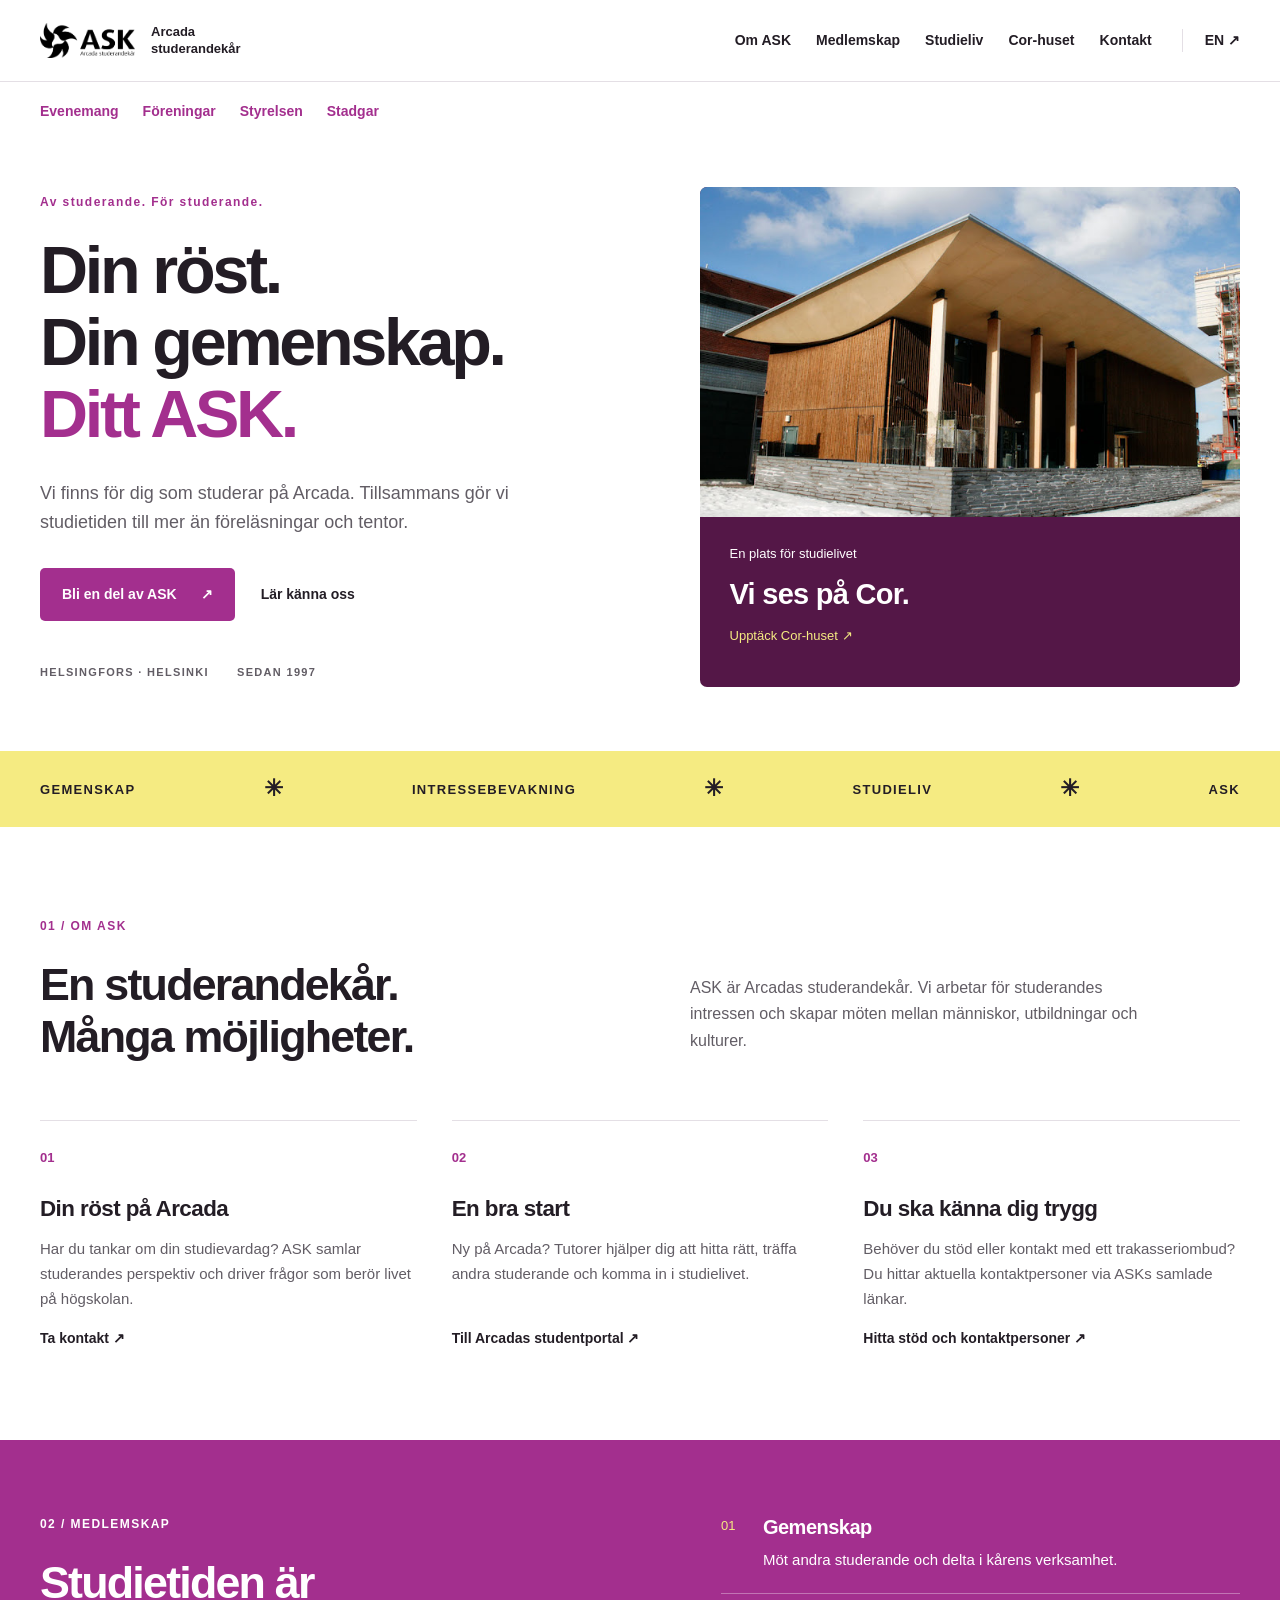
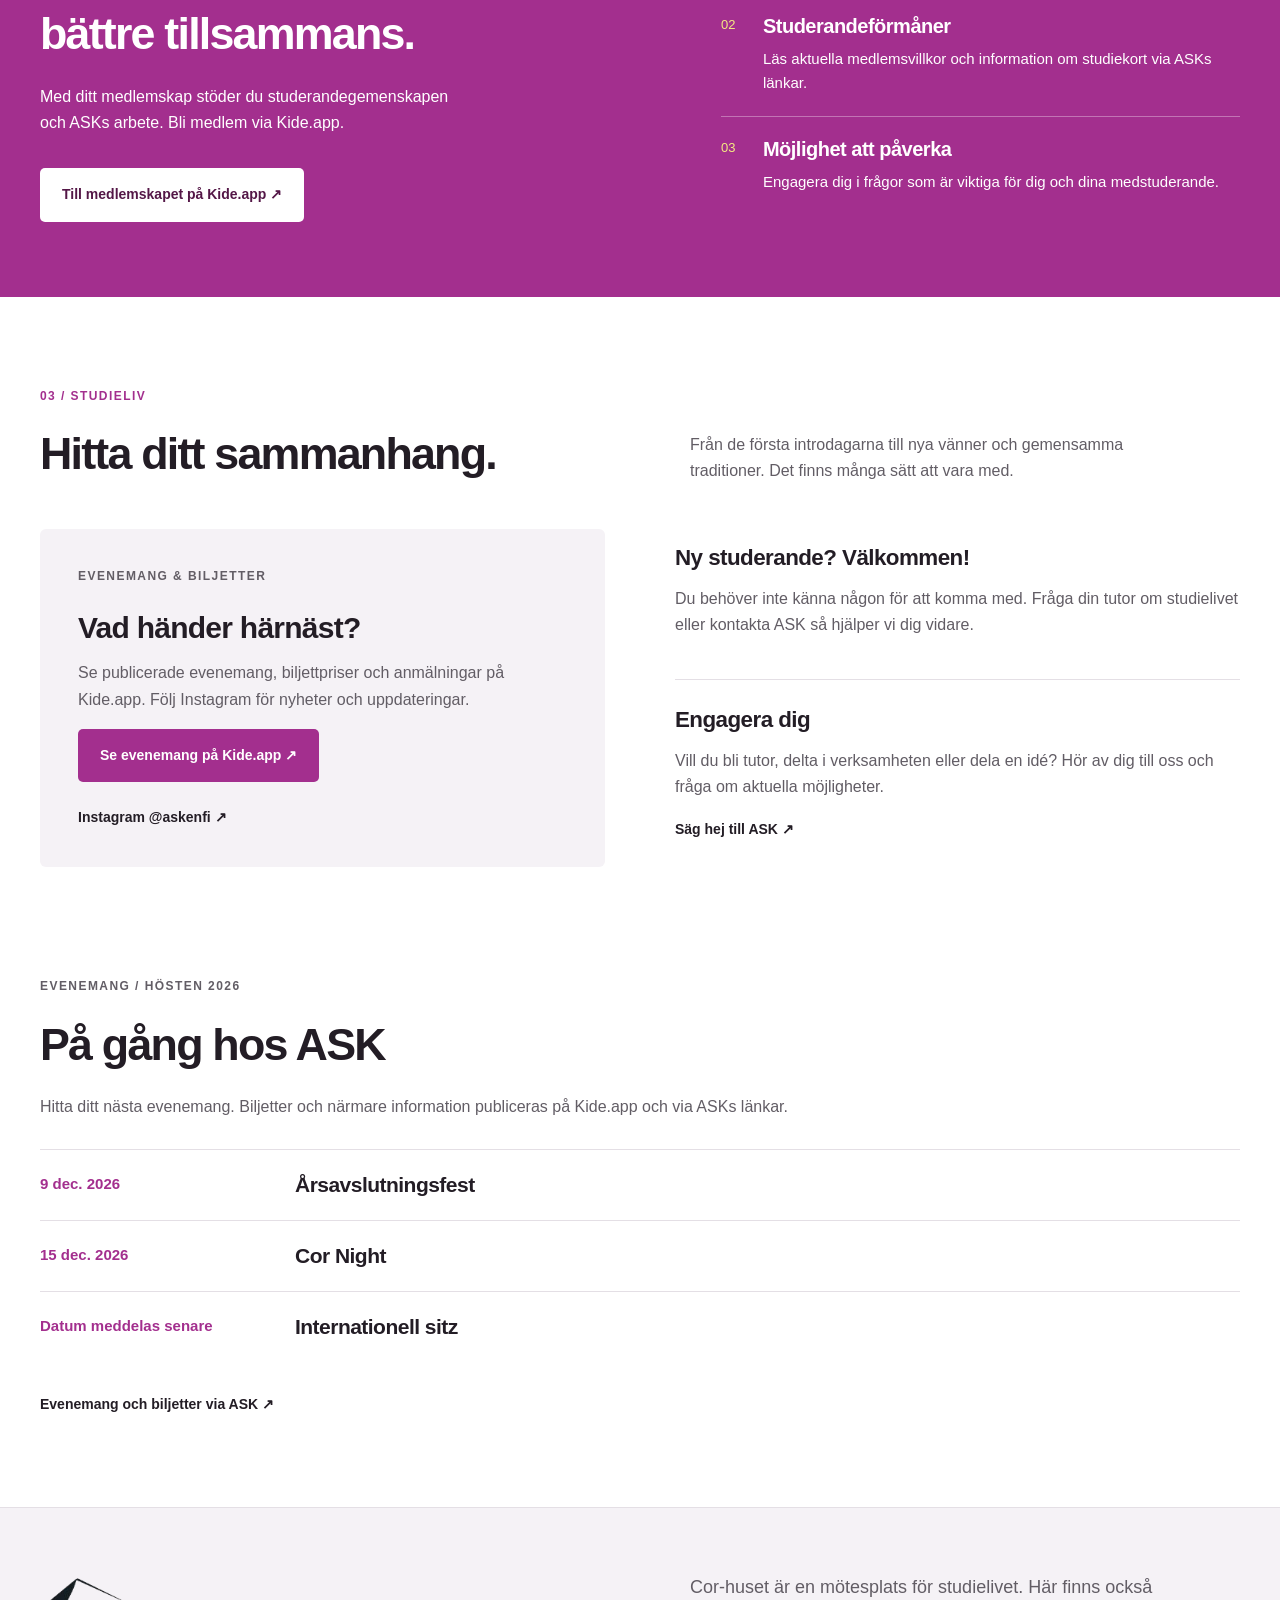
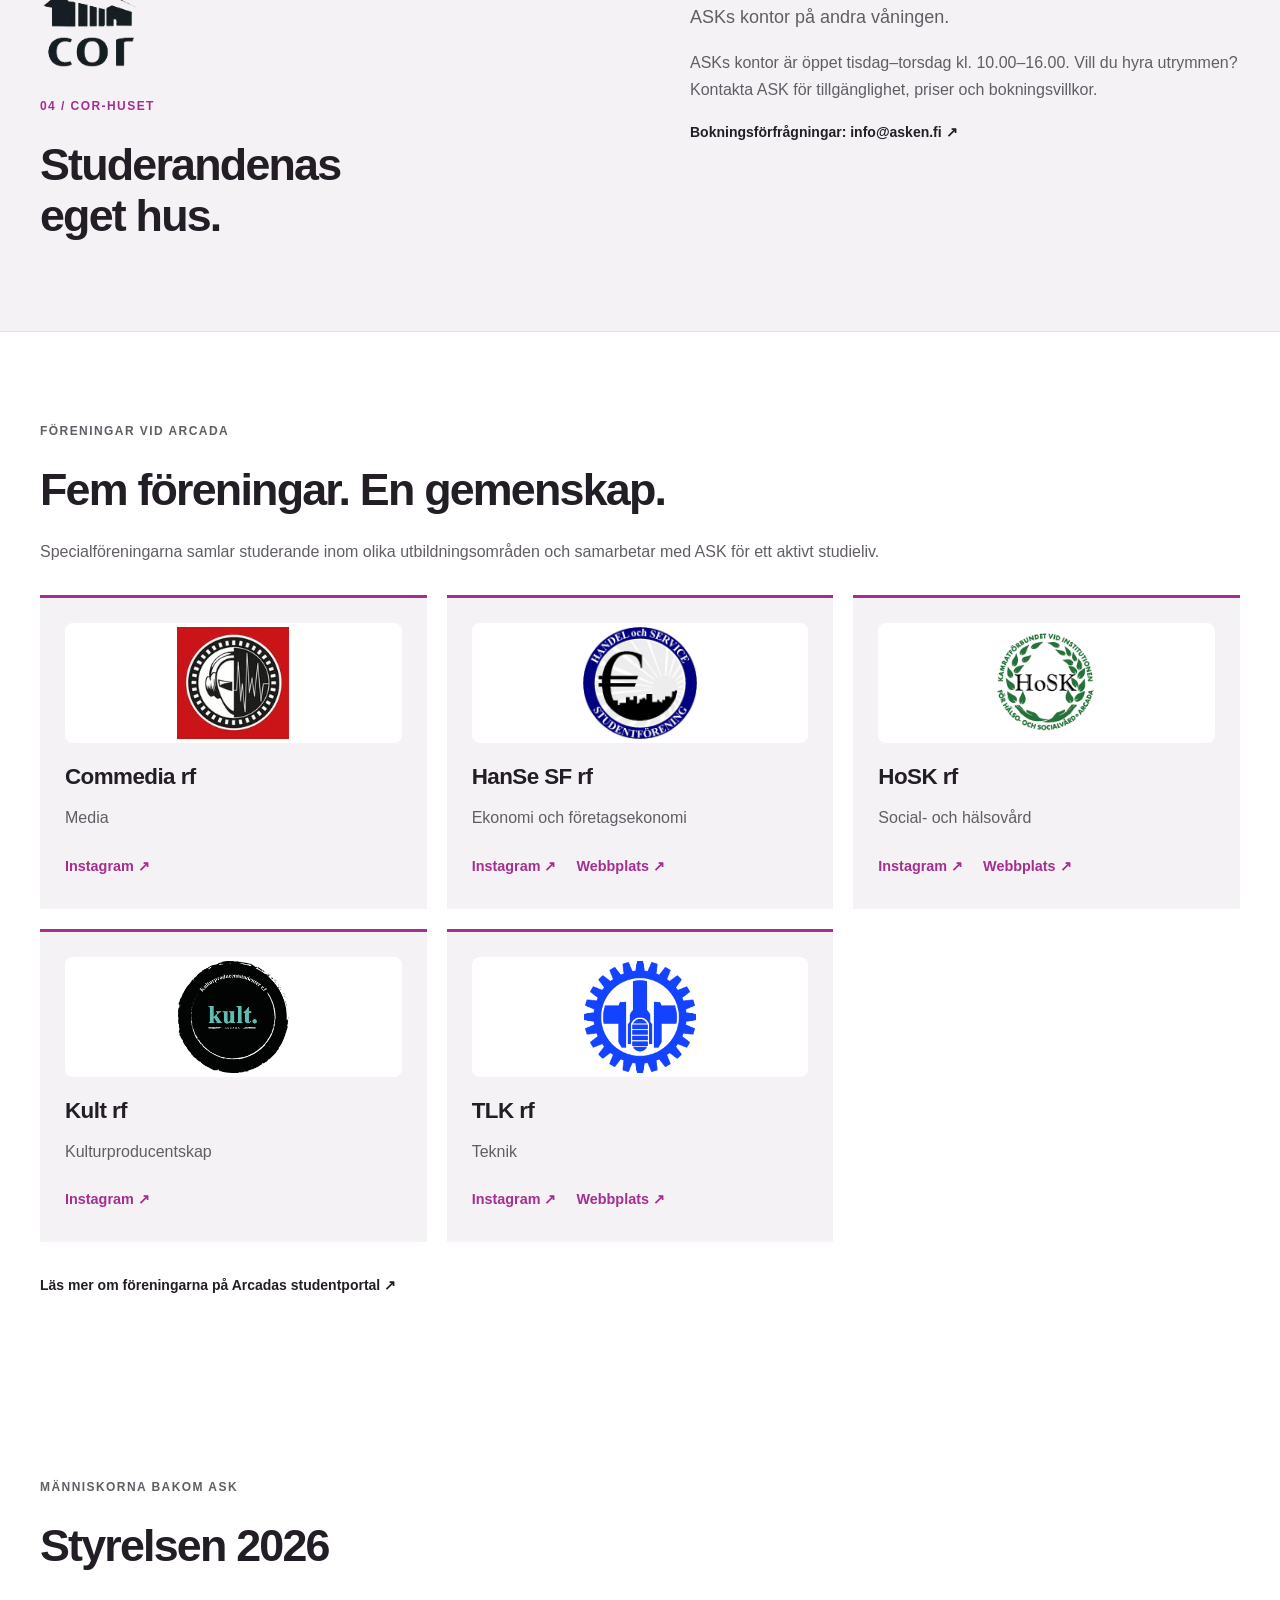
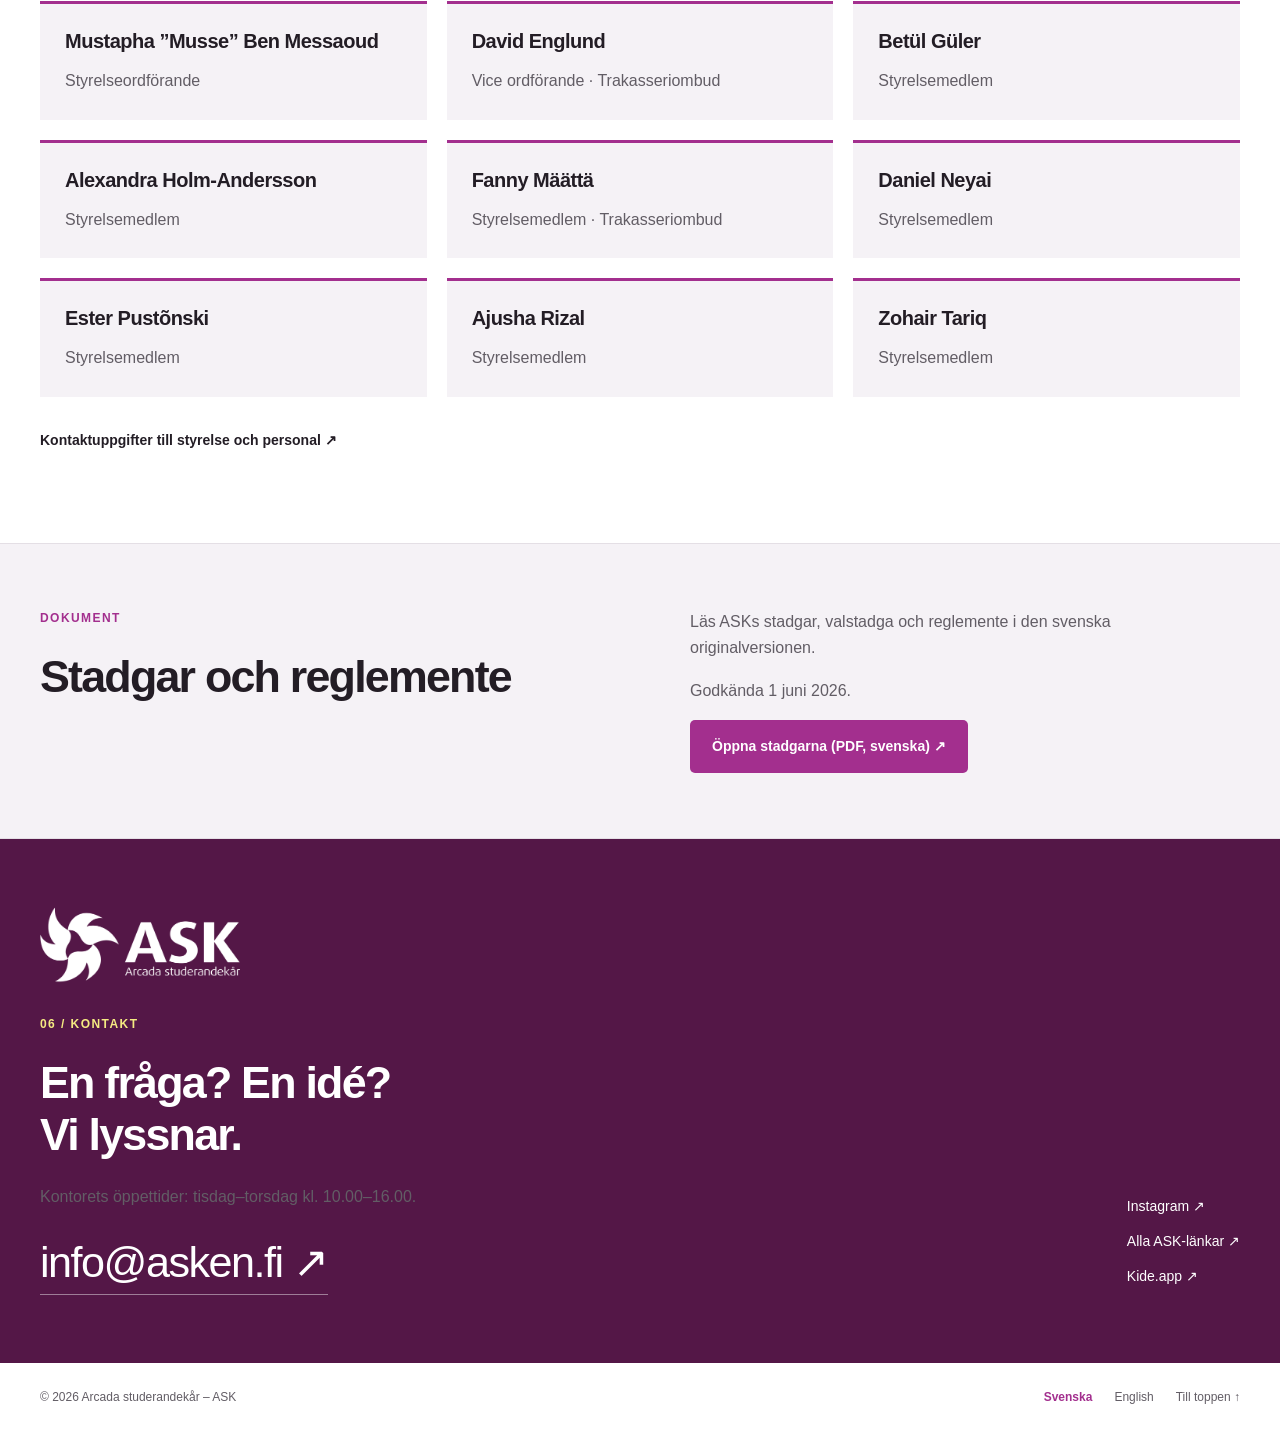
<file: index.html>
<!doctype html>
<html lang="sv">
<head>
<meta charset="utf-8">
<meta name="viewport" content="width=device-width, initial-scale=1">
<title>Arcada studerandekår – ASK | Ditt studieliv börjar här</title>
<meta name="description" content="Lär känna ASK, Arcadas studerandekår. Information om medlemskap, intressebevakning, tutorverksamhet, evenemang och Cor-huset.">
<meta name="theme-color" content="#A32F8E">
<link rel="stylesheet" href="css/style.css">
<script src="js/events.js" defer>
</script>
<script src="js/main.js" defer>
</script>
<link rel="alternate" hreflang="sv" href="index.html">
<link rel="alternate" hreflang="en" href="en.html">
<link rel="alternate" hreflang="x-default" href="index.html">
</head>
<body>
<a class="skip" href="#main">Hoppa till innehållet</a>
<header>
<div class="header-inner">
<a class="brand" href="index.html">
<img src="images/ASK-logo-black.png" width="108" height="40" alt="ASK">
<span>Arcada studerandekår</span>
</a>
<nav aria-label="Huvudmeny" id="navigation">
<a href="#about">Om ASK</a>
<a href="#membership">Medlemskap</a>
<a href="#student-life">Studieliv</a>
<a href="#cor">Cor-huset</a>
<a href="#contact">Kontakt</a>
</nav>
<div class="header-controls">
<a class="language" href="en.html" lang="en" hreflang="en">EN <span aria-hidden="true">↗</span>
</a>
<button id="navToggle" aria-expanded="false" aria-controls="navigation">Meny</button>
</div>
</div>
</header>
<main id="main">
<nav class="section-links wrap" aria-label="Fler avsnitt">
<a href="#events">Evenemang</a>
<a href="#associations">Föreningar</a>
<a href="#board">Styrelsen</a>
<a href="#bylaws">Stadgar</a>
</nav>
<section class="hero wrap">
<div class="hero-copy">
<p class="eyebrow">Av studerande. För studerande.</p>
<h1>Din röst.<br>Din gemenskap.<br>
<em>Ditt ASK.</em>
</h1>
<p class="intro">Vi finns för dig som studerar på Arcada. Tillsammans gör vi studietiden till mer än föreläsningar och tentor.</p>
<div class="actions">
<a class="button" href="#membership">Bli en del av ASK <span aria-hidden="true">↗</span>
</a>
<a class="text-link" href="#about">Lär känna oss</a>
</div>
<div class="hero-note">HELSINGFORS · HELSINKI <span> SEDAN 1997</span>
</div>
</div>
<figure class="hero-image">
<img src="images/cor-house.png" width="680" height="454" alt="Cor-husets träfasad och breda entrétrappa" fetchpriority="high">
<figcaption>
<span>En plats för studielivet</span>
<strong>Vi ses på Cor.</strong>
<a href="#cor">Upptäck Cor-huset ↗</a>
</figcaption>
</figure>
</section>
<div class="ribbon">
<div class="wrap">
<span>GEMENSKAP</span>
<span aria-hidden="true">✳</span>
<span>INTRESSEBEVAKNING</span>
<span aria-hidden="true">✳</span>
<span>STUDIELIV</span>
<span aria-hidden="true">✳</span>
<span>ASK</span>
</div>
</div>
<section id="about" class="wrap section">
<div class="section-heading">
<p class="eyebrow">01 / OM ASK</p>
<h2>En studerandekår.<br>Många möjligheter.</h2>
<p>ASK är Arcadas studerandekår. Vi arbetar för studerandes intressen och skapar möten mellan människor, utbildningar och kulturer.</p>
</div>
<div class="services">
<article class="service">
<span class="number">01</span>
<h3>Din röst på Arcada</h3>
<p>Har du tankar om din studievardag? ASK samlar studerandes perspektiv och driver frågor som berör livet på högskolan.</p>
<a class="text-link" href="mailto:info@asken.fi">Ta kontakt <span aria-hidden="true">↗</span>
</a>
</article>
<article class="service">
<span class="number">02</span>
<h3>En bra start</h3>
<p>Ny på Arcada? Tutorer hjälper dig att hitta rätt, träffa andra studerande och komma in i studielivet.</p>
<a class="text-link" href="https://start.arcada.fi/">Till Arcadas studentportal <span aria-hidden="true">↗</span>
</a>
</article>
<article class="service">
<span class="number">03</span>
<h3>Du ska känna dig trygg</h3>
<p>Behöver du stöd eller kontakt med ett trakasseriombud? Du hittar aktuella kontaktpersoner via ASKs samlade länkar.</p>
<a class="text-link" href="https://linktr.ee/askenfi">Hitta stöd och kontaktpersoner <span aria-hidden="true">↗</span>
</a>
</article>
</div>
</section>
<section id="membership" class="membership">
<div class="wrap membership-inner">
<div>
<p class="eyebrow">02 / MEDLEMSKAP</p>
<h2>Studietiden är<br>bättre tillsammans.</h2>
<p>Med ditt medlemskap stöder du studerandegemenskapen och ASKs arbete. Bli medlem via Kide.app.</p>
<a class="button light" href="https://kide.app/memberships/c3897a2b-9054-4f6a-8227-7f8c78e04249">Till medlemskapet på Kide.app ↗</a>
</div>
<div class="benefits">
<div>
<span>01</span>
<h3>Gemenskap</h3>
<p>Möt andra studerande och delta i kårens verksamhet.</p>
</div>
<div>
<span>02</span>
<h3>Studerandeförmåner</h3>
<p>Läs aktuella medlemsvillkor och information om studiekort via ASKs länkar.</p>
</div>
<div>
<span>03</span>
<h3>Möjlighet att påverka</h3>
<p>Engagera dig i frågor som är viktiga för dig och dina medstuderande.</p>
</div>
</div>
</div>
</section>
<section id="student-life" class="wrap section">
<div class="section-heading">
<p class="eyebrow">03 / STUDIELIV</p>
<h2>Hitta ditt sammanhang.</h2>
<p>Från de första introdagarna till nya vänner och gemensamma traditioner. Det finns många sätt att vara med.</p>
</div>
<div class="life-grid">
<article class="event-panel">
<p class="eyebrow">EVENEMANG & BILJETTER</p>
<h3>Vad händer härnäst?</h3>
<p>Se publicerade evenemang, biljettpriser och anmälningar på Kide.app. Följ Instagram för nyheter och uppdateringar.</p>
<a class="button" href="https://kide.app/community/b112ffe9-2deb-4894-a4b8-ed1b70ef1a00">Se evenemang på Kide.app ↗</a>
<a class="text-link" href="https://www.instagram.com/askenfi">Instagram @askenfi ↗</a>
</article>
<div class="life-details">
<article>
<h3>Ny studerande? Välkommen!</h3>
<p>Du behöver inte känna någon för att komma med. Fråga din tutor om studielivet eller kontakta ASK så hjälper vi dig vidare.</p>
</article>
<article>
<h3>Engagera dig</h3>
<p>Vill du bli tutor, delta i verksamheten eller dela en idé? Hör av dig till oss och fråga om aktuella möjligheter.</p>
<a class="text-link" href="mailto:info@asken.fi">Säg hej till ASK ↗</a>
</article>
</div>
</div>
</section>
<section id="events" class="wrap section calendar-section">
<p class="eyebrow">EVENEMANG / HÖSTEN 2026</p>
<h2>På gång hos ASK</h2>
<p>Hitta ditt nästa evenemang. Biljetter och närmare information publiceras på Kide.app och via ASKs länkar.</p>
<div id="eventsList" class="event-list" aria-live="polite">
</div>
<noscript>
<p>Aktivera JavaScript för att se kalendern med aktuella evenemang, eller följ länken nedan.</p>
</noscript>
<a class="text-link" href="https://linktr.ee/askenfi">Evenemang och biljetter via ASK ↗</a>
</section>
<section id="cor" class="cor-section">
<div class="wrap cor-inner">
<div>
<img class="cor-logo" src="images/cor-logo.png" alt="Cor" width="106" height="100" loading="lazy">
<p class="eyebrow">04 / COR-HUSET</p>
<h2>Studerandenas<br>eget hus.</h2>
</div>
<div>
<p class="intro">Cor-huset är en mötesplats för studielivet. Här finns också ASKs kontor på andra våningen.</p>
<p>ASKs kontor är öppet tisdag–torsdag kl. 10.00–16.00. Vill du hyra utrymmen? Kontakta ASK för tillgänglighet, priser och bokningsvillkor.</p>
<a class="text-link" href="mailto:info@asken.fi">Bokningsförfrågningar: info@asken.fi ↗</a>
</div>
</div>
</section>
<section id="associations" class="wrap section">
<p class="eyebrow">FÖRENINGAR VID ARCADA</p>
<h2>Fem föreningar. En gemenskap.</h2>
<p>Specialföreningarna samlar studerande inom olika utbildningsområden och samarbetar med ASK för ett aktivt studieliv.</p>
<div class="association-grid">
<article class="association-card">
<div class="association-logo"><img src="images/associations/commedia.webp" alt="" width="150" height="150" loading="lazy"></div>
<h3>Commedia rf</h3>
<p>Media</p>
<div class="association-links"><a href="https://www.instagram.com/commediarf/" aria-label="Commedia rf Instagram">Instagram ↗</a></div>
</article>
<article class="association-card">
<div class="association-logo"><img src="images/associations/hanse.webp" alt="" width="500" height="488" loading="lazy"></div>
<h3>HanSe SF rf</h3>
<p>Ekonomi och företagsekonomi</p>
<div class="association-links"><a href="https://www.instagram.com/hansesf/" aria-label="HanSe SF rf Instagram">Instagram ↗</a><a href="https://hansesf.net/" aria-label="HanSe SF rf Webbplats">Webbplats ↗</a></div>
</article>
<article class="association-card">
<div class="association-logo"><img src="images/associations/hosk.webp" alt="" width="300" height="284" loading="lazy"></div>
<h3>HoSK rf</h3>
<p>Social- och hälsovård</p>
<div class="association-links"><a href="https://www.instagram.com/hoskrf/" aria-label="HoSK rf Instagram">Instagram ↗</a><a href="https://hosk.fi/" aria-label="HoSK rf Webbplats">Webbplats ↗</a></div>
</article>
<article class="association-card">
<div class="association-logo"><img src="images/associations/kult.webp" alt="" width="1717" height="1727" loading="lazy"></div>
<h3>Kult rf</h3>
<p>Kulturproducentskap</p>
<div class="association-links"><a href="https://www.instagram.com/kultrf/" aria-label="Kult rf Instagram">Instagram ↗</a></div>
</article>
<article class="association-card">
<div class="association-logo"><img src="images/associations/tlk.webp" alt="" width="1389" height="1389" loading="lazy"></div>
<h3>TLK rf</h3>
<p>Teknik</p>
<div class="association-links"><a href="https://www.instagram.com/tlk_rf/" aria-label="TLK rf Instagram">Instagram ↗</a><a href="https://www.tlk.fi/" aria-label="TLK rf Webbplats">Webbplats ↗</a></div>
</article>
</div>
<a class="text-link" href="https://start.arcada.fi/sv/stod-i-studierna/studieliv/arcada-studerandekar-ask/specialforeningarna-och-aes">Läs mer om föreningarna på Arcadas studentportal ↗</a>
</section>
<section id="board" class="wrap section">
<p class="eyebrow">MÄNNISKORNA BAKOM ASK</p>
<h2>Styrelsen 2026</h2>
<div class="people-grid">
<article class="person-card">
<h3>Mustapha ”Musse” Ben Messaoud</h3>
<p>Styrelseordförande</p>
</article>
<article class="person-card">
<h3>David Englund</h3>
<p>Vice ordförande · Trakasseriombud</p>
</article>
<article class="person-card">
<h3>Betül Güler</h3>
<p>Styrelsemedlem</p>
</article>
<article class="person-card">
<h3>Alexandra Holm-Andersson</h3>
<p>Styrelsemedlem</p>
</article>
<article class="person-card">
<h3>Fanny Määttä</h3>
<p>Styrelsemedlem · Trakasseriombud</p>
</article>
<article class="person-card">
<h3>Daniel Neyai</h3>
<p>Styrelsemedlem</p>
</article>
<article class="person-card">
<h3>Ester Pustõnski</h3>
<p>Styrelsemedlem</p>
</article>
<article class="person-card">
<h3>Ajusha Rizal</h3>
<p>Styrelsemedlem</p>
</article>
<article class="person-card">
<h3>Zohair Tariq</h3>
<p>Styrelsemedlem</p>
</article>
</div>
<a class="text-link" href="https://linktr.ee/askenfi">Kontaktuppgifter till styrelse och personal ↗</a>
</section>
<section id="bylaws" class="cor-section">
<div class="wrap cor-inner">
<div>
<p class="eyebrow">DOKUMENT</p>
<h2>Stadgar och reglemente</h2>
</div>
<div>
<p>Läs ASKs stadgar, valstadga och reglemente i den svenska originalversionen.</p>
<p>Godkända 1 juni 2026.</p>
<a class="button" href="documents/ASK_Stadgar_2026.pdf" type="application/pdf">Öppna stadgarna (PDF, svenska) ↗</a>
</div>
</div>
</section>
<section id="contact" class="contact">
<div class="wrap">
<img class="contact-logo" src="images/ASK-logo-white.png" alt="Arcada studerandekår – ASK" width="200" height="78" loading="lazy">
<p class="eyebrow">06 / KONTAKT</p>
<h2>En fråga? En idé?<br>Vi lyssnar.</h2>
<p>Kontorets öppettider: tisdag–torsdag kl. 10.00–16.00.</p>
<a class="email" href="mailto:info@asken.fi">info@asken.fi ↗</a>
<div class="contact-links">
<a href="https://www.instagram.com/askenfi">Instagram ↗</a>
<a href="https://linktr.ee/askenfi">Alla ASK-länkar ↗</a>
<a href="https://kide.app/community/b112ffe9-2deb-4894-a4b8-ed1b70ef1a00">Kide.app ↗</a>
</div>
</div>
</section>
</main>
<footer class="wrap">
<span>© <span id="year">2026</span> Arcada studerandekår – ASK</span>
<div>
<a href="index.html" lang="sv" aria-current="page">Svenska</a>
<a href="en.html" lang="en" >English</a>
<a href="#main">Till toppen ↑</a>
</div>
</footer>
</body>
</html>
</file>
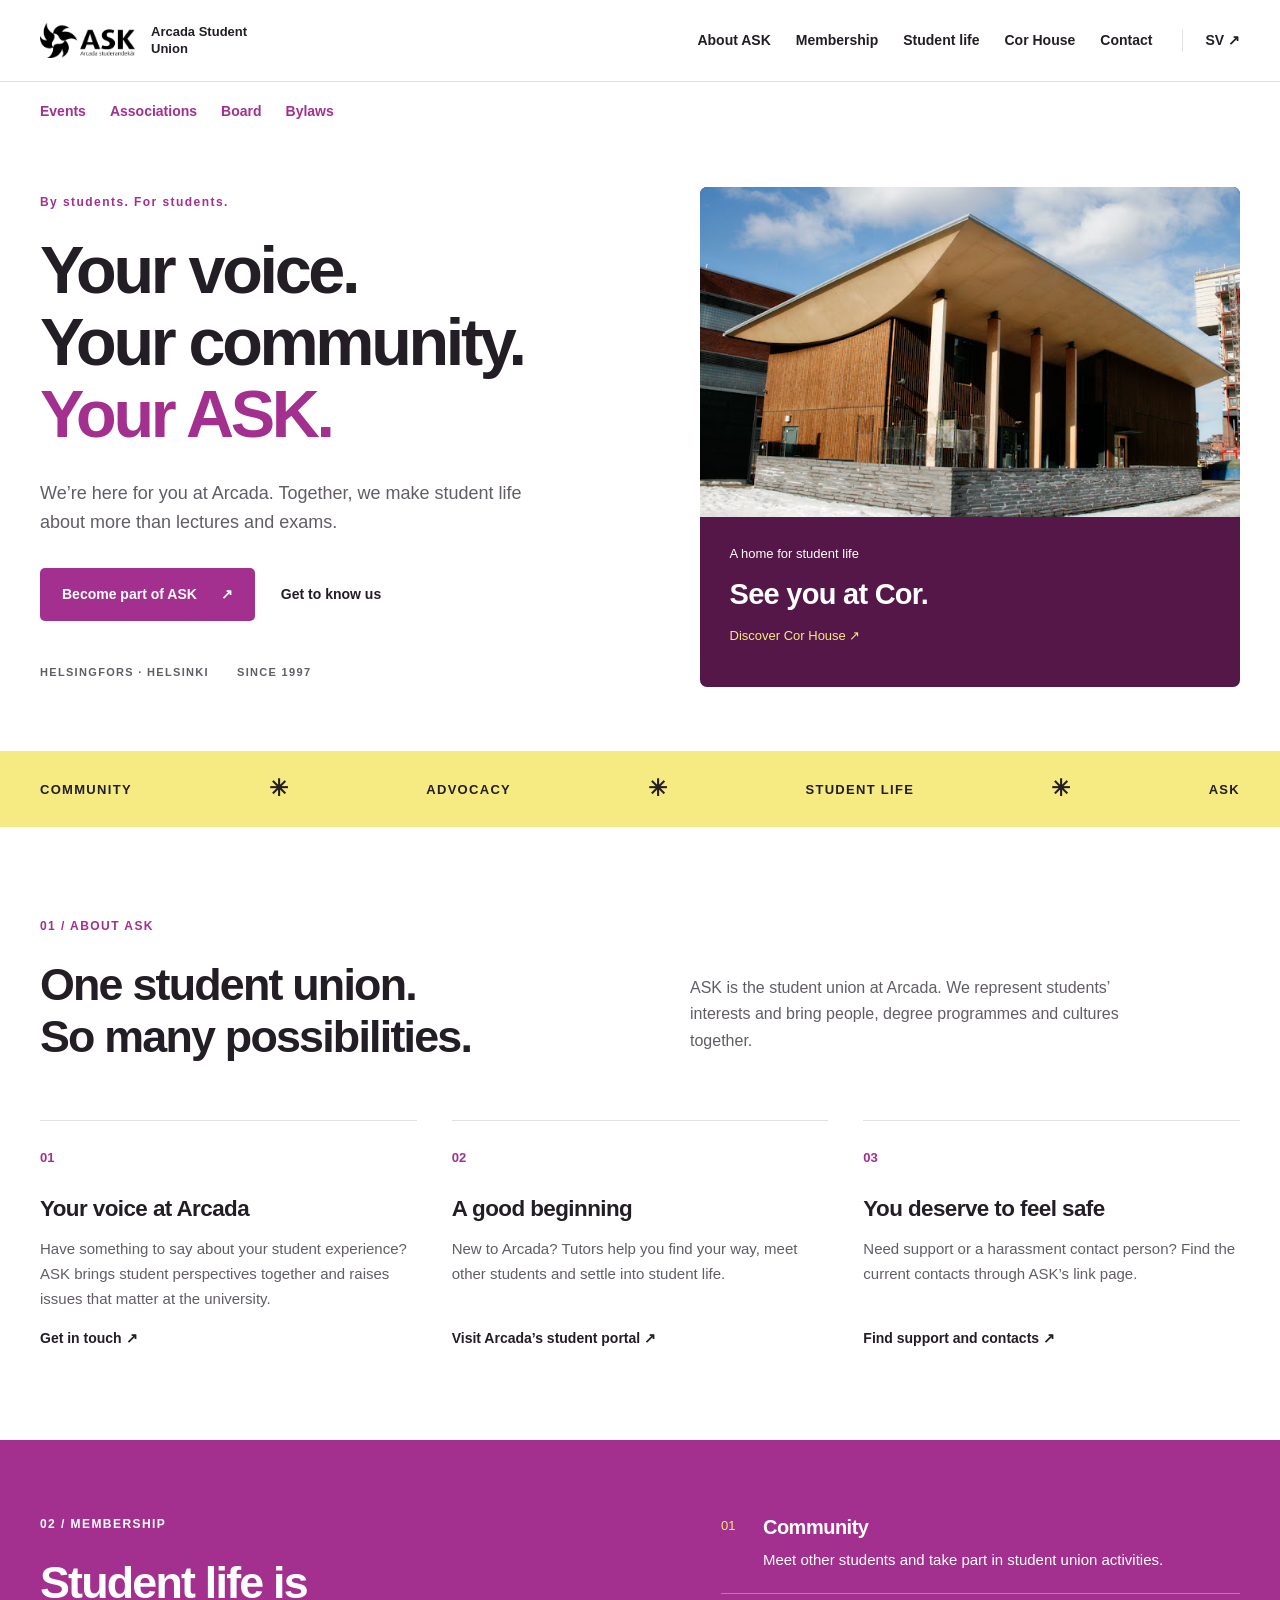
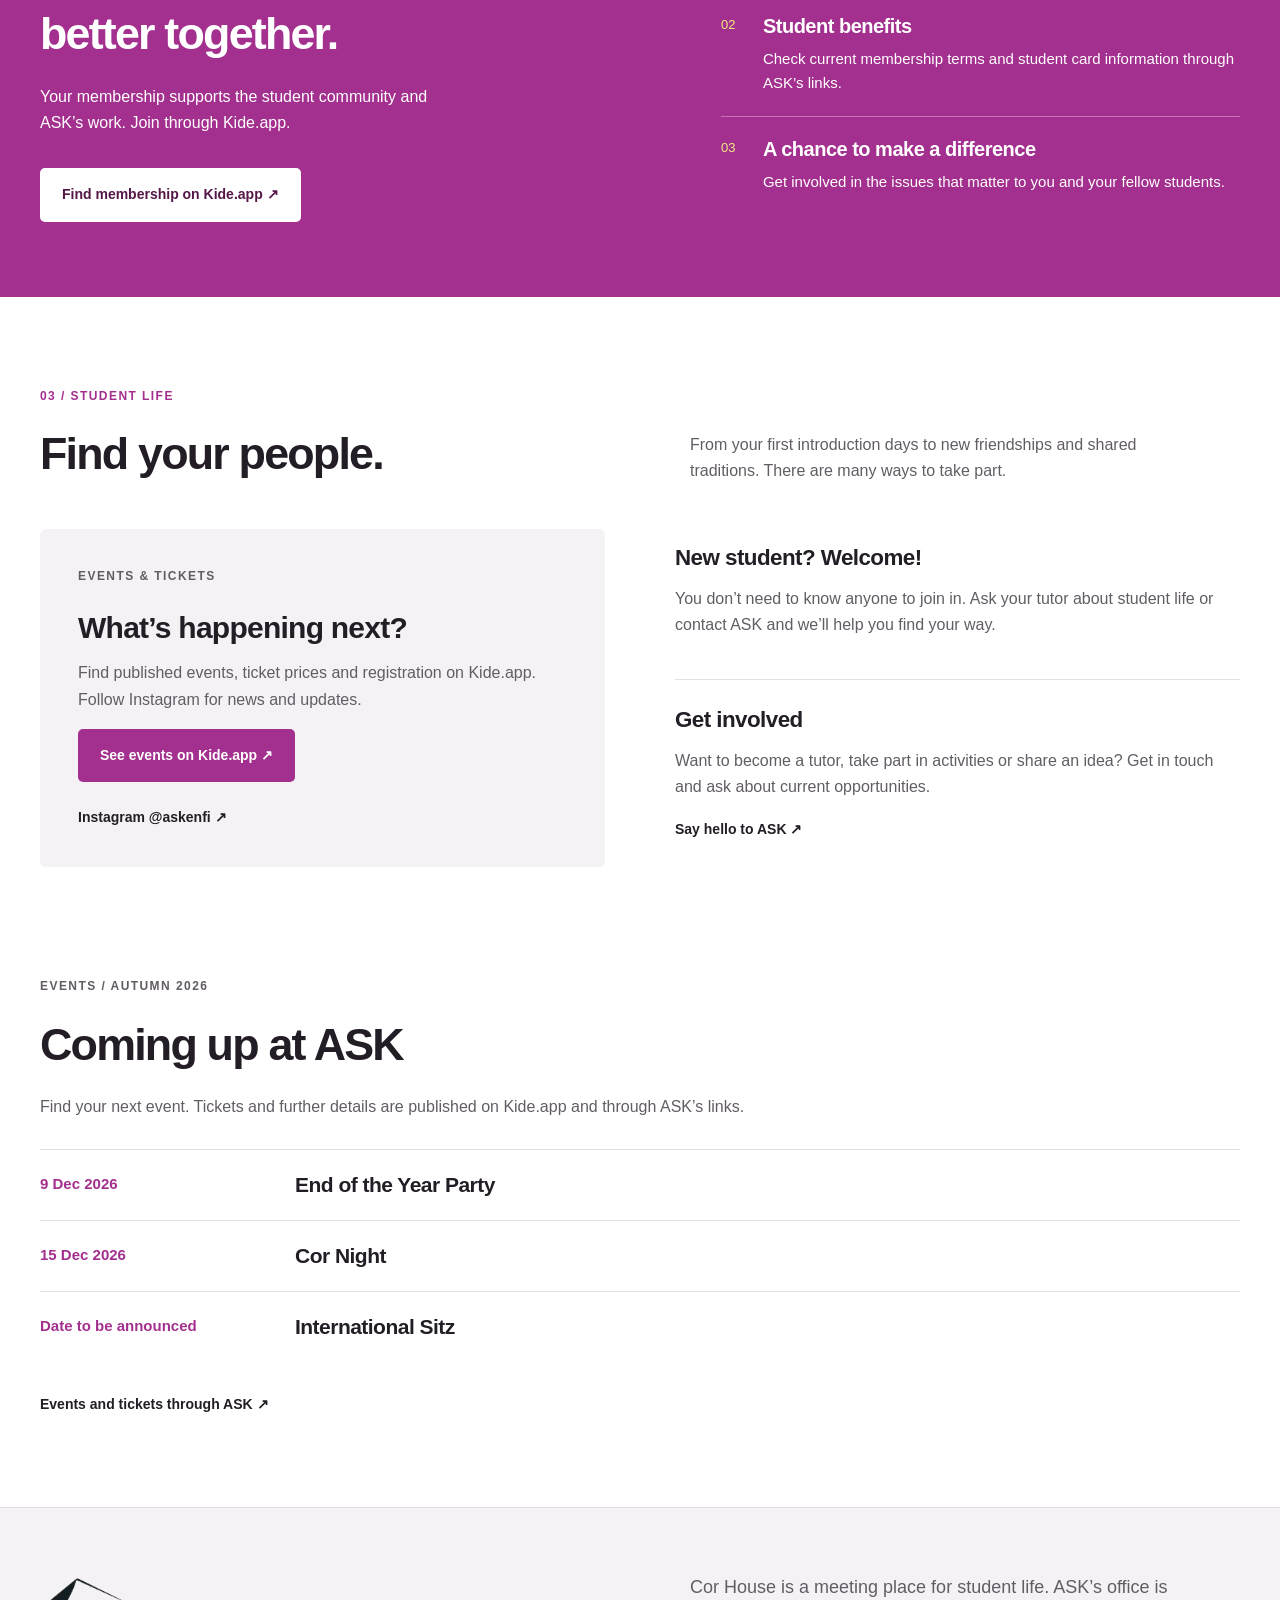
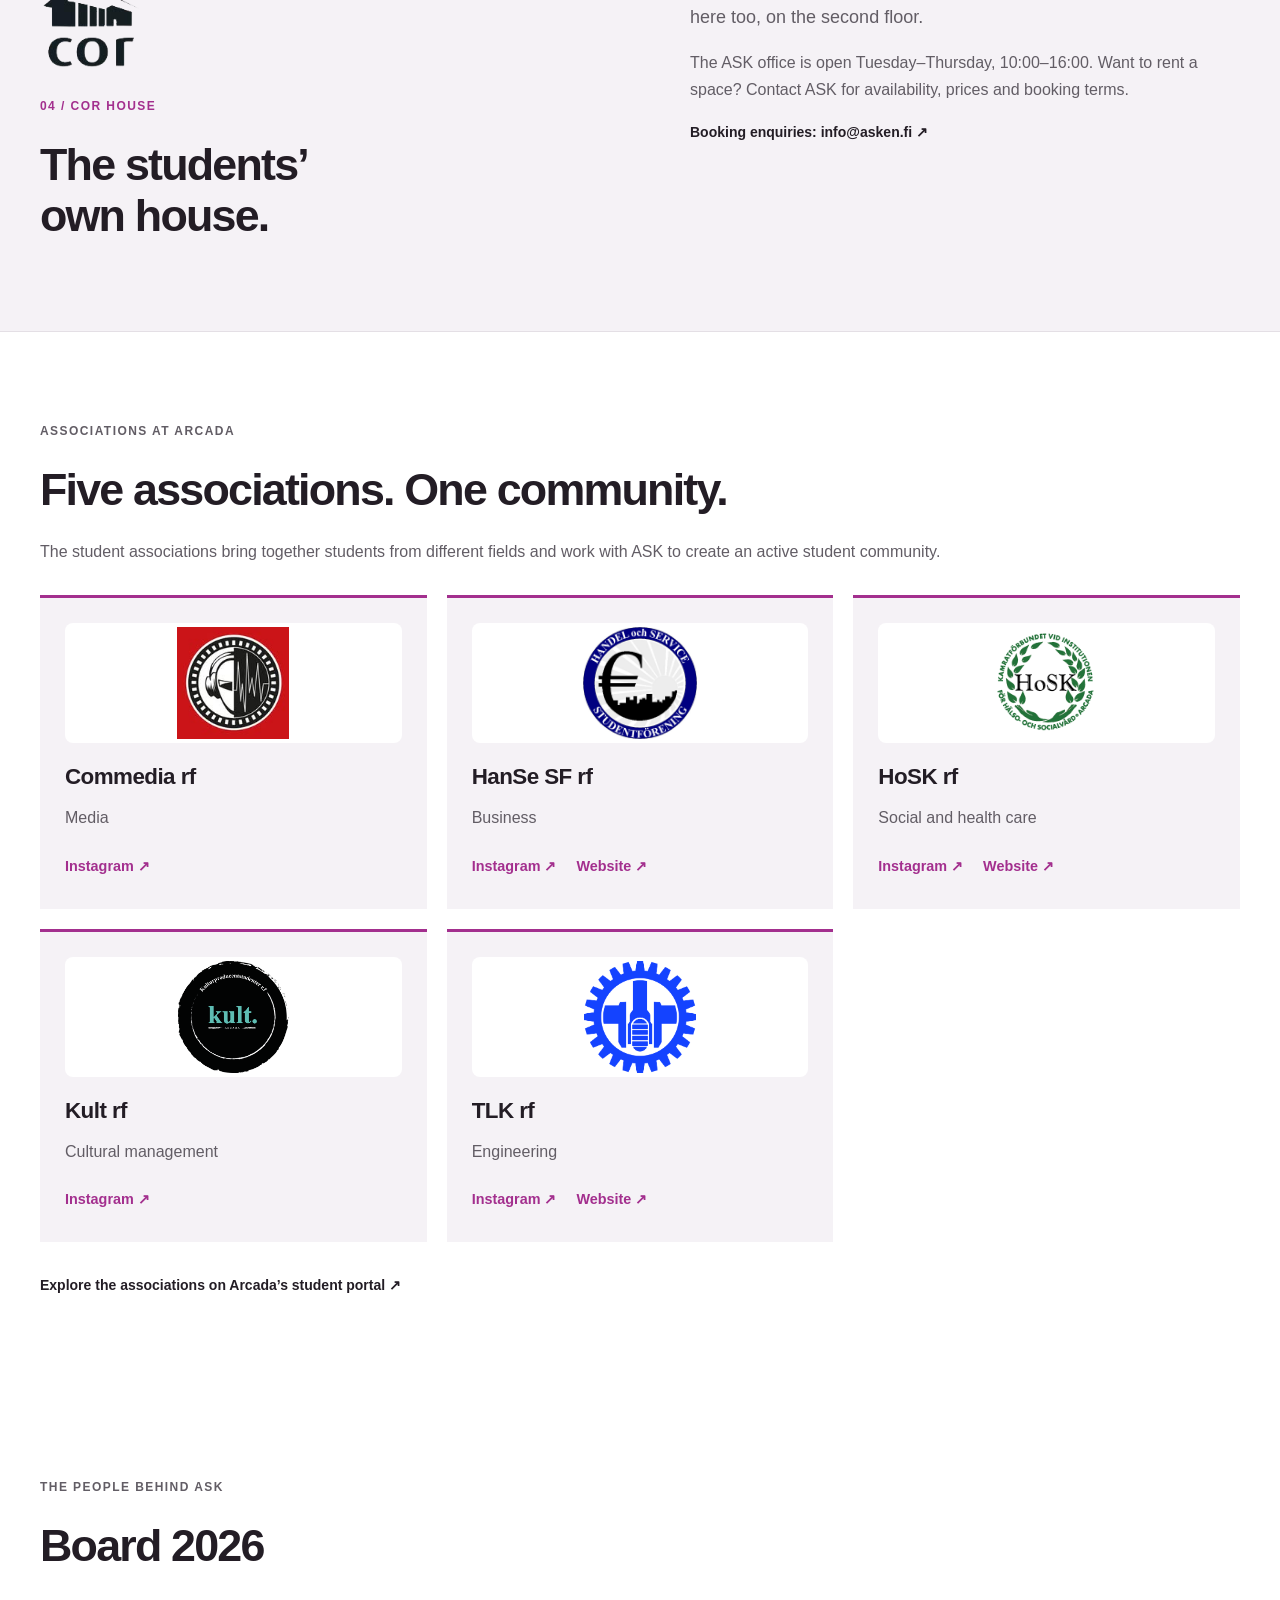
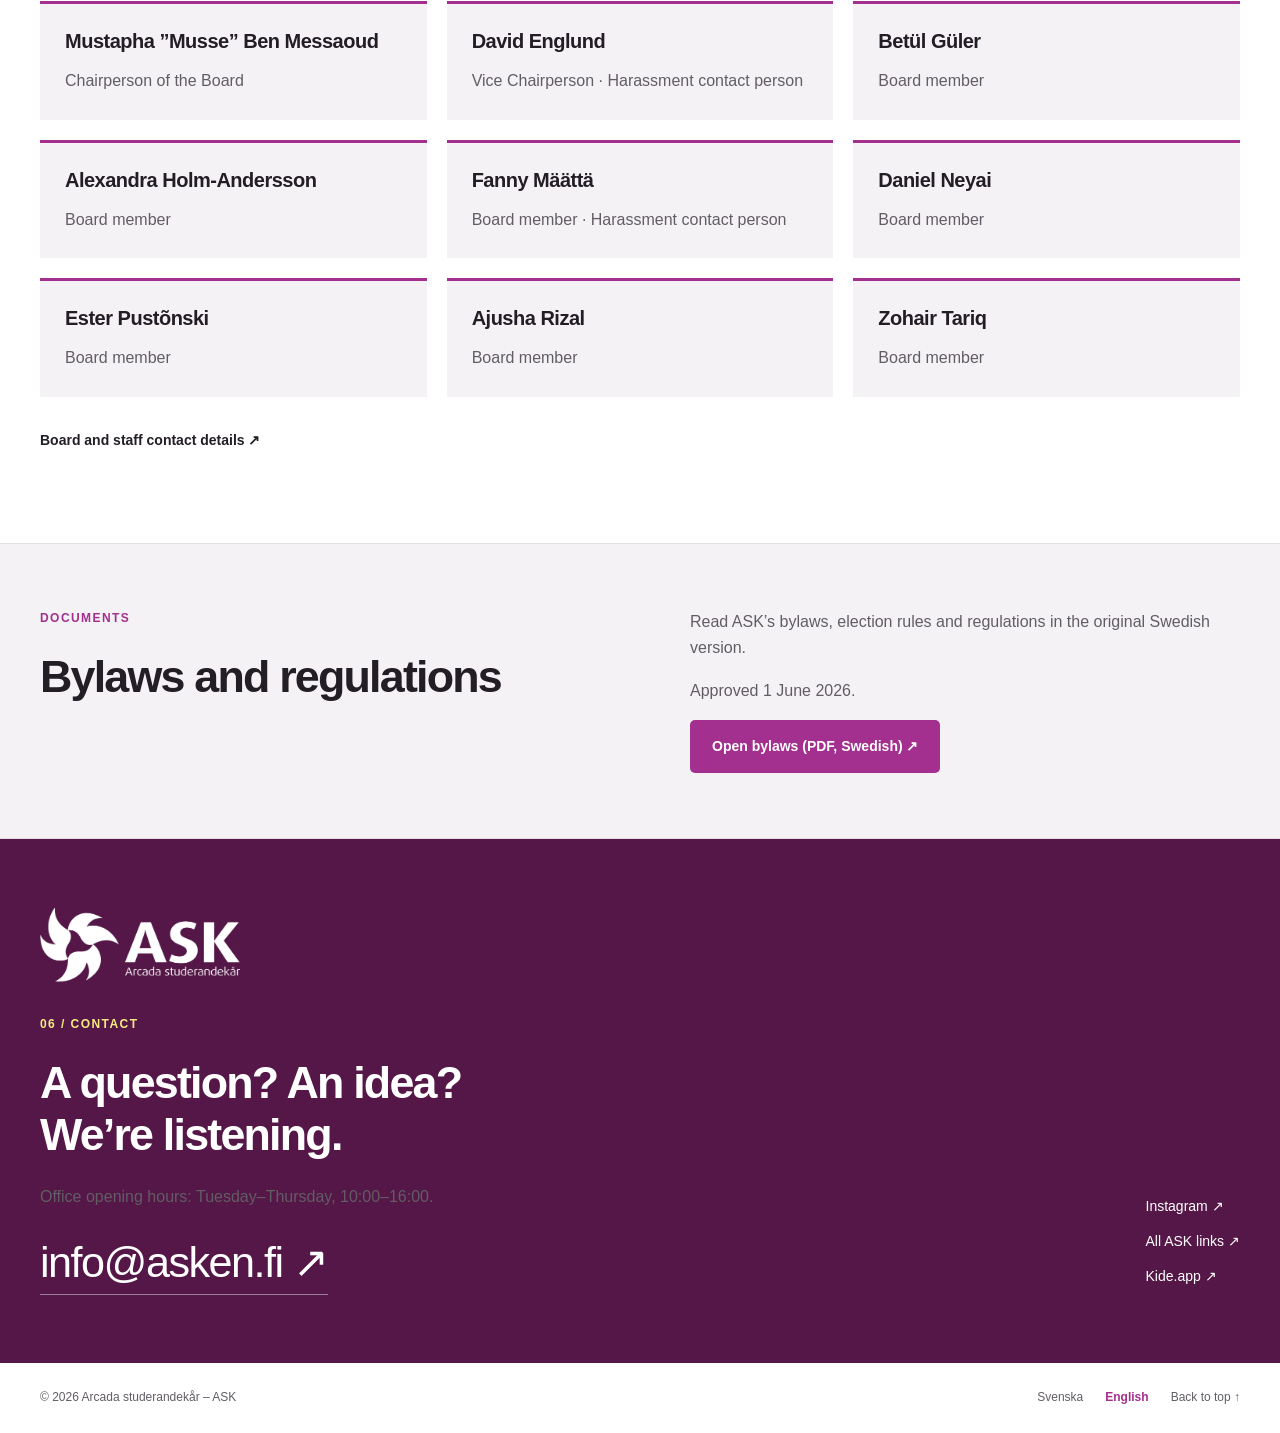
<file: en.html>
<!doctype html>
<html lang="en">
<head>
<meta charset="utf-8">
<meta name="viewport" content="width=device-width, initial-scale=1">
<title>Arcada Student Union – ASK | Your student life starts here</title>
<meta name="description" content="Get to know ASK, Arcada’s student union. Information about membership, advocacy, tutoring, events and Cor House.">
<meta name="theme-color" content="#A32F8E">
<link rel="stylesheet" href="css/style.css">
<script src="js/events.js" defer>
</script>
<script src="js/main.js" defer>
</script>
<link rel="alternate" hreflang="sv" href="index.html">
<link rel="alternate" hreflang="en" href="en.html">
<link rel="alternate" hreflang="x-default" href="index.html">
</head>
<body>
<a class="skip" href="#main">Skip to content</a>
<header>
<div class="header-inner">
<a class="brand" href="en.html">
<img src="images/ASK-logo-black.png" width="108" height="40" alt="ASK">
<span>Arcada Student Union</span>
</a>
<nav aria-label="Main navigation" id="navigation">
<a href="#about">About ASK</a>
<a href="#membership">Membership</a>
<a href="#student-life">Student life</a>
<a href="#cor">Cor House</a>
<a href="#contact">Contact</a>
</nav>
<div class="header-controls">
<a class="language" href="index.html" lang="sv" hreflang="sv">SV <span aria-hidden="true">↗</span>
</a>
<button id="navToggle" aria-expanded="false" aria-controls="navigation">Menu</button>
</div>
</div>
</header>
<main id="main">
<nav class="section-links wrap" aria-label="More sections">
<a href="#events">Events</a>
<a href="#associations">Associations</a>
<a href="#board">Board</a>
<a href="#bylaws">Bylaws</a>
</nav>
<section class="hero wrap">
<div class="hero-copy">
<p class="eyebrow">By students. For students.</p>
<h1>Your voice.<br>Your community.<br>
<em>Your ASK.</em>
</h1>
<p class="intro">We’re here for you at Arcada. Together, we make student life about more than lectures and exams.</p>
<div class="actions">
<a class="button" href="#membership">Become part of ASK <span aria-hidden="true">↗</span>
</a>
<a class="text-link" href="#about">Get to know us</a>
</div>
<div class="hero-note">HELSINGFORS · HELSINKI <span> SINCE 1997</span>
</div>
</div>
<figure class="hero-image">
<img src="images/cor-house.png" width="680" height="454" alt="The wooden façade and broad entrance steps of Cor House" fetchpriority="high">
<figcaption>
<span>A home for student life</span>
<strong>See you at Cor.</strong>
<a href="#cor">Discover Cor House ↗</a>
</figcaption>
</figure>
</section>
<div class="ribbon">
<div class="wrap">
<span>COMMUNITY</span>
<span aria-hidden="true">✳</span>
<span>ADVOCACY</span>
<span aria-hidden="true">✳</span>
<span>STUDENT LIFE</span>
<span aria-hidden="true">✳</span>
<span>ASK</span>
</div>
</div>
<section id="about" class="wrap section">
<div class="section-heading">
<p class="eyebrow">01 / ABOUT ASK</p>
<h2>One student union.<br>So many possibilities.</h2>
<p>ASK is the student union at Arcada. We represent students’ interests and bring people, degree programmes and cultures together.</p>
</div>
<div class="services">
<article class="service">
<span class="number">01</span>
<h3>Your voice at Arcada</h3>
<p>Have something to say about your student experience? ASK brings student perspectives together and raises issues that matter at the university.</p>
<a class="text-link" href="mailto:info@asken.fi">Get in touch <span aria-hidden="true">↗</span>
</a>
</article>
<article class="service">
<span class="number">02</span>
<h3>A good beginning</h3>
<p>New to Arcada? Tutors help you find your way, meet other students and settle into student life.</p>
<a class="text-link" href="https://start.arcada.fi/">Visit Arcada’s student portal <span aria-hidden="true">↗</span>
</a>
</article>
<article class="service">
<span class="number">03</span>
<h3>You deserve to feel safe</h3>
<p>Need support or a harassment contact person? Find the current contacts through ASK’s link page.</p>
<a class="text-link" href="https://linktr.ee/askenfi">Find support and contacts <span aria-hidden="true">↗</span>
</a>
</article>
</div>
</section>
<section id="membership" class="membership">
<div class="wrap membership-inner">
<div>
<p class="eyebrow">02 / MEMBERSHIP</p>
<h2>Student life is<br>better together.</h2>
<p>Your membership supports the student community and ASK’s work. Join through Kide.app.</p>
<a class="button light" href="https://kide.app/memberships/c3897a2b-9054-4f6a-8227-7f8c78e04249">Find membership on Kide.app ↗</a>
</div>
<div class="benefits">
<div>
<span>01</span>
<h3>Community</h3>
<p>Meet other students and take part in student union activities.</p>
</div>
<div>
<span>02</span>
<h3>Student benefits</h3>
<p>Check current membership terms and student card information through ASK’s links.</p>
</div>
<div>
<span>03</span>
<h3>A chance to make a difference</h3>
<p>Get involved in the issues that matter to you and your fellow students.</p>
</div>
</div>
</div>
</section>
<section id="student-life" class="wrap section">
<div class="section-heading">
<p class="eyebrow">03 / STUDENT LIFE</p>
<h2>Find your people.</h2>
<p>From your first introduction days to new friendships and shared traditions. There are many ways to take part.</p>
</div>
<div class="life-grid">
<article class="event-panel">
<p class="eyebrow">EVENTS & TICKETS</p>
<h3>What’s happening next?</h3>
<p>Find published events, ticket prices and registration on Kide.app. Follow Instagram for news and updates.</p>
<a class="button" href="https://kide.app/community/b112ffe9-2deb-4894-a4b8-ed1b70ef1a00">See events on Kide.app ↗</a>
<a class="text-link" href="https://www.instagram.com/askenfi">Instagram @askenfi ↗</a>
</article>
<div class="life-details">
<article>
<h3>New student? Welcome!</h3>
<p>You don’t need to know anyone to join in. Ask your tutor about student life or contact ASK and we’ll help you find your way.</p>
</article>
<article>
<h3>Get involved</h3>
<p>Want to become a tutor, take part in activities or share an idea? Get in touch and ask about current opportunities.</p>
<a class="text-link" href="mailto:info@asken.fi">Say hello to ASK ↗</a>
</article>
</div>
</div>
</section>
<section id="events" class="wrap section calendar-section">
<p class="eyebrow">EVENTS / AUTUMN 2026</p>
<h2>Coming up at ASK</h2>
<p>Find your next event. Tickets and further details are published on Kide.app and through ASK’s links.</p>
<div id="eventsList" class="event-list" aria-live="polite">
</div>
<noscript>
<p>Enable JavaScript to see the upcoming events calendar, or follow the link below.</p>
</noscript>
<a class="text-link" href="https://linktr.ee/askenfi">Events and tickets through ASK ↗</a>
</section>
<section id="cor" class="cor-section">
<div class="wrap cor-inner">
<div>
<img class="cor-logo" src="images/cor-logo.png" alt="Cor" width="106" height="100" loading="lazy">
<p class="eyebrow">04 / COR HOUSE</p>
<h2>The students’<br>own house.</h2>
</div>
<div>
<p class="intro">Cor House is a meeting place for student life. ASK’s office is here too, on the second floor.</p>
<p>The ASK office is open Tuesday–Thursday, 10:00–16:00. Want to rent a space? Contact ASK for availability, prices and booking terms.</p>
<a class="text-link" href="mailto:info@asken.fi">Booking enquiries: info@asken.fi ↗</a>
</div>
</div>
</section>
<section id="associations" class="wrap section">
<p class="eyebrow">ASSOCIATIONS AT ARCADA</p>
<h2>Five associations. One community.</h2>
<p>The student associations bring together students from different fields and work with ASK to create an active student community.</p>
<div class="association-grid">
<article class="association-card">
<div class="association-logo"><img src="images/associations/commedia.webp" alt="" width="150" height="150" loading="lazy"></div>
<h3>Commedia rf</h3>
<p>Media</p>
<div class="association-links"><a href="https://www.instagram.com/commediarf/" aria-label="Commedia rf Instagram">Instagram ↗</a></div>
</article>
<article class="association-card">
<div class="association-logo"><img src="images/associations/hanse.webp" alt="" width="500" height="488" loading="lazy"></div>
<h3>HanSe SF rf</h3>
<p>Business</p>
<div class="association-links"><a href="https://www.instagram.com/hansesf/" aria-label="HanSe SF rf Instagram">Instagram ↗</a><a href="https://hansesf.net/" aria-label="HanSe SF rf Website">Website ↗</a></div>
</article>
<article class="association-card">
<div class="association-logo"><img src="images/associations/hosk.webp" alt="" width="300" height="284" loading="lazy"></div>
<h3>HoSK rf</h3>
<p>Social and health care</p>
<div class="association-links"><a href="https://www.instagram.com/hoskrf/" aria-label="HoSK rf Instagram">Instagram ↗</a><a href="https://hosk.fi/" aria-label="HoSK rf Website">Website ↗</a></div>
</article>
<article class="association-card">
<div class="association-logo"><img src="images/associations/kult.webp" alt="" width="1717" height="1727" loading="lazy"></div>
<h3>Kult rf</h3>
<p>Cultural management</p>
<div class="association-links"><a href="https://www.instagram.com/kultrf/" aria-label="Kult rf Instagram">Instagram ↗</a></div>
</article>
<article class="association-card">
<div class="association-logo"><img src="images/associations/tlk.webp" alt="" width="1389" height="1389" loading="lazy"></div>
<h3>TLK rf</h3>
<p>Engineering</p>
<div class="association-links"><a href="https://www.instagram.com/tlk_rf/" aria-label="TLK rf Instagram">Instagram ↗</a><a href="https://www.tlk.fi/" aria-label="TLK rf Website">Website ↗</a></div>
</article>
</div>
<a class="text-link" href="https://start.arcada.fi/en/study-support/student-life/student-union-ask/student-associations">Explore the associations on Arcada’s student portal ↗</a>
</section>
<section id="board" class="wrap section">
<p class="eyebrow">THE PEOPLE BEHIND ASK</p>
<h2>Board 2026</h2>
<div class="people-grid">
<article class="person-card">
<h3>Mustapha ”Musse” Ben Messaoud</h3>
<p>Chairperson of the Board</p>
</article>
<article class="person-card">
<h3>David Englund</h3>
<p>Vice Chairperson · Harassment contact person</p>
</article>
<article class="person-card">
<h3>Betül Güler</h3>
<p>Board member</p>
</article>
<article class="person-card">
<h3>Alexandra Holm-Andersson</h3>
<p>Board member</p>
</article>
<article class="person-card">
<h3>Fanny Määttä</h3>
<p>Board member · Harassment contact person</p>
</article>
<article class="person-card">
<h3>Daniel Neyai</h3>
<p>Board member</p>
</article>
<article class="person-card">
<h3>Ester Pustõnski</h3>
<p>Board member</p>
</article>
<article class="person-card">
<h3>Ajusha Rizal</h3>
<p>Board member</p>
</article>
<article class="person-card">
<h3>Zohair Tariq</h3>
<p>Board member</p>
</article>
</div>
<a class="text-link" href="https://linktr.ee/askenfi">Board and staff contact details ↗</a>
</section>
<section id="bylaws" class="cor-section">
<div class="wrap cor-inner">
<div>
<p class="eyebrow">DOCUMENTS</p>
<h2>Bylaws and regulations</h2>
</div>
<div>
<p>Read ASK’s bylaws, election rules and regulations in the original Swedish version.</p>
<p>Approved 1 June 2026.</p>
<a class="button" href="documents/ASK_Stadgar_2026.pdf" type="application/pdf">Open bylaws (PDF, Swedish) ↗</a>
</div>
</div>
</section>
<section id="contact" class="contact">
<div class="wrap">
<img class="contact-logo" src="images/ASK-logo-white.png" alt="Arcada studerandekår – ASK" width="200" height="78" loading="lazy">
<p class="eyebrow">06 / CONTACT</p>
<h2>A question? An idea?<br>We’re listening.</h2>
<p>Office opening hours: Tuesday–Thursday, 10:00–16:00.</p>
<a class="email" href="mailto:info@asken.fi">info@asken.fi ↗</a>
<div class="contact-links">
<a href="https://www.instagram.com/askenfi">Instagram ↗</a>
<a href="https://linktr.ee/askenfi">All ASK links ↗</a>
<a href="https://kide.app/community/b112ffe9-2deb-4894-a4b8-ed1b70ef1a00">Kide.app ↗</a>
</div>
</div>
</section>
</main>
<footer class="wrap">
<span>© <span id="year">2026</span> Arcada studerandekår – ASK</span>
<div>
<a href="index.html" lang="sv" >Svenska</a>
<a href="en.html" lang="en" aria-current="page">English</a>
<a href="#main">Back to top ↑</a>
</div>
</footer>
</body>
</html>
</file>
<file: css/style.css>
:root {
  --purple:#A32F8E;
  --deep:#541747;
  --ink:#231d25;
  --muted:#625d65;
  --paper:#fff;
  --line:#e4dfe5;
  --yellow:#f5eb82}
* {
  box-sizing:border-box}
html {
  scroll-behavior:smooth;
  scroll-padding-top:110px}
body {
  margin:0;
  background:var(--paper);
  color:var(--ink);
  font-family:Arial,Helvetica,sans-serif;
  font-size:16px;
  line-height:1.65}
a {
  color:inherit;
  text-decoration:none}
a:hover {
  text-decoration:underline;
  text-underline-offset:5px}
button {
  font:inherit}
a,button {
  -webkit-tap-highlight-color:transparent}
a:focus-visible,button:focus-visible {
  outline:3px solid #3264d5;
  outline-offset:5px}
.wrap {
  width:min(1200px,calc(100% - 80px));
  margin:auto}
.skip {
  position:fixed;
  top:-100px;
  left:20px;
  background:white;
  padding:12px;
  z-index:10}
.skip:focus {
  top:10px}
header {
  position:sticky;
  top:0;
  z-index:5;
  background:#fffffff5;
  border-bottom:1px solid var(--line)}
.header-inner {
  max-width:1360px;
  padding:23px 40px;
  margin:auto;
  display:flex;
  align-items:center;
  gap:30px}
.brand {
  display:flex;
  gap:16px;
  align-items:center;
  margin-right:auto}
.brand img {
  width:95px;
  height:auto}
.brand span {
  max-width:125px;
  font-size:13px;
  line-height:1.3;
  font-weight:700}
.header-inner nav {
  display:flex;
  gap:25px;
  font-size:14px;
  font-weight:600}
.header-controls {
  display:flex;
  gap:16px;
  align-items:center}
.language {
  font-weight:700;
  font-size:14px;
  border-left:1px solid var(--line);
  padding-left:22px}
#navToggle {
  display:none;
  background:white;
  border:1px solid var(--line);
  padding:6px 10px;
  border-radius:5px}
.hero {
  display:grid;
  grid-template-columns:1.1fr 1fr;
  gap:65px;
  padding-top:64px;
  padding-bottom:64px;
  align-items:center}
.eyebrow {
  font-size:12px;
  letter-spacing:.12em;
  font-weight:700;
  margin:0 0 22px}
.hero .eyebrow {
  color:var(--purple)}
h1,h2,h3,p {
  margin-top:0}
h1 {
  font-size:clamp(3rem,5.2vw,4.6rem);
  line-height:1.08;
  letter-spacing:-.05em;
  margin-bottom:28px}
h1 em {
  color:var(--purple);
  font-style:normal}
h2 {
  font-size:clamp(2rem,3.5vw,3rem);
  line-height:1.15;
  letter-spacing:-.04em;
  margin-bottom:24px}
h3 {
  font-size:1.4rem;
  line-height:1.25;
  letter-spacing:-.025em;
  margin-bottom:14px}
p {
  color:var(--muted)}
.intro {
  font-size:18px;
  max-width:490px}
.actions {
  display:flex;
  gap:26px;
  align-items:center;
  margin:30px 0 42px}
.button {
  display:inline-flex;
  justify-content:center;
  align-items:center;
  gap:24px;
  background:var(--purple);
  color:white;
  padding:15px 22px;
  border-radius:5px;
  font-weight:700;
  font-size:14px}
.button:hover {
  background:var(--deep);
  text-decoration:none}
.text-link {
  font-size:14px;
  font-weight:700;
  text-underline-offset:5px}
.hero-note {
  font-size:11px;
  letter-spacing:.12em;
  font-weight:700;
  color:var(--muted);
  display:flex;
  gap:28px}
.hero-image {
  margin:0;
  position:relative;
  min-height:500px;
  background:var(--deep);
  border-radius:7px;
  overflow:hidden;
  display:flex;
  flex-direction:column}
.hero-image>img {
  width:100%;
  height:330px;
  object-fit:cover}
.hero-image figcaption {
  padding:26px 30px;
  color:white;
  display:grid;
  gap:6px}
.hero-image figcaption span {
  font-size:13px}
.hero-image strong {
  font-size:29px;
  letter-spacing:-.025em}
.hero-image figcaption a {
  font-size:13px;
  color:var(--yellow)}
.ribbon {
  background:var(--yellow)}
.ribbon .wrap {
  display:flex;
  justify-content:space-between;
  align-items:center;
  padding:19px 0;
  gap:20px;
  font-weight:700;
  letter-spacing:.1em;
  font-size:13px}
.ribbon [aria-hidden] {
  font-size:23px}
.section {
  padding-top:90px;
  padding-bottom:90px}
.section-heading {
  display:grid;
  grid-template-columns:1fr 1fr;
  column-gap:100px;
  align-items:center}
.section-heading>.eyebrow {
  grid-column:1/-1;
  color:var(--purple)}
.section-heading>p:last-child {
  max-width:480px}
.services {
  display:grid;
  grid-template-columns:repeat(3,1fr);
  gap:35px;
  margin-top:34px}
.service {
  border-top:1px solid var(--line);
  padding:26px 0 0;
  display:flex;
  flex-direction:column;
  align-items:flex-start}
.number {
  color:var(--purple);
  font-weight:700;
  font-size:13px;
  margin-bottom:27px}
.service p {
  font-size:15px}
.service a {
  margin-top:auto}
.membership {
  background:var(--purple);
  color:white;
  padding:75px 0}
.membership-inner {
  display:grid;
  grid-template-columns:1.1fr 1fr;
  gap:110px}
.membership p {
  color:white}
.membership-inner>div>p:not(.eyebrow) {
  max-width:430px}
.light {
  background:white;
  color:var(--deep);
  margin-top:16px}
.light:hover {
  background:var(--yellow)}
.benefits>div {
  position:relative;
  padding-left:42px;
  border-bottom:1px solid #ffffff55;
  padding-bottom:20px;
  margin-bottom:20px}
.benefits>div:last-child {
  border:0;
  margin:0;
  padding-bottom:0}
.benefits span {
  position:absolute;
  left:0;
  top:0;
  font-size:13px;
  color:var(--yellow)}
.benefits h3 {
  font-size:20px;
  margin-bottom:8px}
.benefits p {
  font-size:15px;
  margin:0}
.life-grid {
  display:grid;
  grid-template-columns:1fr 1fr;
  gap:70px;
  margin-top:25px}
.event-panel {
  background:#f5f2f6;
  padding:38px;
  border-radius:6px}
.event-panel h3 {
  font-size:30px}
.event-panel>.text-link {
  display:block;
  margin-top:24px}
.life-details article {
  padding:15px 0 24px}
.life-details article+article {
  border-top:1px solid var(--line);
  padding-top:26px}
.cor-section {
  background:#f5f2f6;
  padding:65px 0;
  border-top:1px solid var(--line);
  border-bottom:1px solid var(--line)}
.cor-inner {
  display:grid;
  grid-template-columns:1fr 1fr;
  gap:100px}
.cor-inner .eyebrow {
  color:var(--purple)}
.team-section {
  display:grid;
  grid-template-columns:1fr 1fr;
  gap:100px}
.team-note {
  border-left:3px solid var(--purple);
  padding-left:28px}
.contact {
  background:var(--deep);
  color:white;
  padding:65px 0}
.contact .eyebrow {
  color:var(--yellow)}
.contact .wrap {
  position:relative}
.email {
  font-size:clamp(1.5rem,4vw,2.7rem);
  letter-spacing:-.035em;
  border-bottom:1px solid #ffffff70;
  padding-bottom:8px}
.contact-links {
  display:flex;
  gap:26px;
  margin-top:35px;
  font-size:14px}
footer {
  display:flex;
  justify-content:space-between;
  gap:24px;
  padding-top:25px;
  padding-bottom:25px;
  font-size:12px;
  color:var(--muted)}
footer>div {
  display:flex;
  gap:22px}
footer [aria-current] {
  font-weight:700;
  color:var(--purple)}
@media(min-width:1000px) {
  .contact-links {
  position:absolute;
  right:0;
  bottom:10px;
  flex-direction:column;
  gap:12px}
}
@media(max-width:1050px) {
  .header-inner {
  gap:18px;
  padding:18px 24px}
.brand span {
  display:none}
.header-inner nav {
  gap:18px}
.hero {
  gap:35px}
.wrap {
  width:calc(100% - 48px)}
.membership-inner,.section-heading,.cor-inner,.team-section {
  gap:45px}
.hero-image {
  min-height:440px}
.hero-image>img {
  height:280px}
.actions {
  gap:18px;
  flex-wrap:wrap}
}
@media(max-width:760px) {
  .header-inner {
  flex-wrap:wrap}
.brand img {
  width:80px}
.header-inner nav {
  order:3;
  flex-basis:100%;
  flex-wrap:wrap;
  padding:15px 0 4px}
.js .header-inner nav {
  display:none}
.js .header-inner nav.open {
  display:flex}
.js #navToggle {
  display:block}
.hero {
  grid-template-columns:1fr;
  padding-top:40px;
  padding-bottom:40px;
  gap:30px}
.hero h1 {
  font-size:clamp(2.8rem,9vw,4.3rem)}
.hero-image {
  min-height:0}
.hero-image>img {
  height:280px}
.hero-image figcaption {
  padding:22px}
.hero-note {
  font-size:10px}
.ribbon .wrap {
  flex-wrap:wrap;
  justify-content:center;
  font-size:11px;
  gap:15px}
.ribbon .wrap>span:last-child,.ribbon .wrap>span:nth-last-child(2) {
  display:none}
.section {
  padding-top:55px;
  padding-bottom:55px}
.section-heading,.membership-inner,.services,.life-grid,.cor-inner,.team-section {
  grid-template-columns:1fr;
  gap:24px}
.section-heading .eyebrow {
  margin-bottom:0}
.services {
  gap:30px;
  margin-top:15px}
.number {
  margin-bottom:15px}
.membership {
  padding:50px 0}
.benefits {
  margin-top:20px}
.event-panel {
  padding:27px}
.cor-section {
  padding:50px 0}
.contact-links {
  flex-wrap:wrap}
footer {
  flex-direction:column;
  font-size:12px}
.team-note {
  padding-left:20px}
.wrap {
  width:calc(100% - 40px)}
}
@media(prefers-reduced-motion:reduce) {
  html {
  scroll-behavior:auto}
}

.section-links {display:flex;gap:24px;flex-wrap:wrap;padding-top:18px;font-size:14px;color:var(--purple);font-weight:700}
.calendar-section {padding-top:20px}
.event-list {margin:28px 0}
.event-row {display:grid;grid-template-columns:230px 1fr;gap:25px;padding:22px 0;border-top:1px solid var(--line)}
.event-date {font-size:15px;font-weight:700;color:var(--purple)}
.event-row h3 {margin:0;font-size:21px}
.event-row p {margin:8px 0 0}
.association-grid,.people-grid {display:grid;grid-template-columns:repeat(3,minmax(0,1fr));gap:20px;margin:30px 0}
.association-card,.person-card {padding:25px;background:#f5f2f6;border-top:3px solid var(--purple)}
.association-card p,.person-card p {margin:0}
.person-card h3 {font-size:20px}
@media(max-width:760px) {
  .event-row {grid-template-columns:1fr;gap:8px}
  .association-grid,.people-grid {grid-template-columns:1fr}
  .section-links {gap:14px 22px}
}

.contact-logo {display:block;width:200px;height:auto;margin-bottom:32px}
.cor-logo {display:block;width:106px;height:auto;margin-bottom:24px}

/* Original association artwork supplied in the ASK 2026 presentation. */
.association-logo {height:120px;display:flex;align-items:center;justify-content:center;background:#fff;border-radius:8px;margin-bottom:20px}
.association-logo img {display:block;width:144px;height:112px;object-fit:contain}

.association-links {display:flex;flex-wrap:wrap;gap:12px 20px;margin-top:18px;font-size:.9rem;font-weight:700;color:var(--purple)}
.association-links a {padding:5px 0}
</file>
